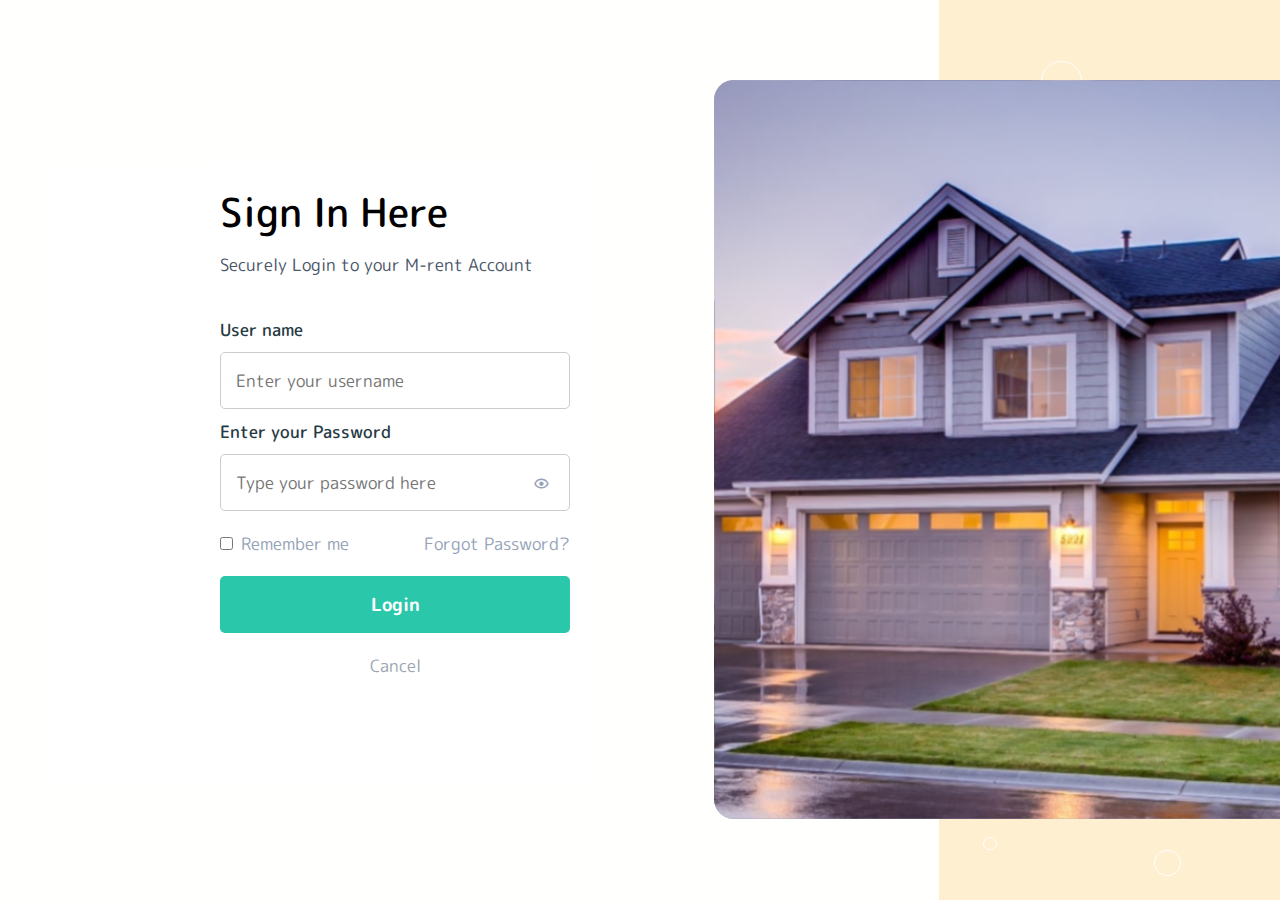
<file: login.html>
<!DOCTYPE html>
<html lang="en">

<head>
    <meta charset="UTF-8">
    <meta name="viewport" content="width=device-width, initial-scale=1.0">
    <title>WS - Rent</title>
    <link rel="stylesheet" href="css/style.css">
    <link rel="preconnect" href="https://fonts.googleapis.com">
    <link rel="preconnect" href="https://fonts.gstatic.com" crossorigin>
    <link
        href="https://fonts.googleapis.com/css2?family=M+PLUS+Rounded+1c:wght@100;300;400;500;700;800;900&display=swap"
        rel="stylesheet">
    <link href='https://unpkg.com/boxicons@2.1.4/css/boxicons.min.css' rel='stylesheet'>
</head>

<body class="login-bg">
    <div class="row">
        <div class="login-form-wrapper">
            <div>
                <h1>Sign In Here</h1>
                <p>Securely Login to your M-rent Account</p>
                <form action="login.php" method="POST">
                    <div>
                        <label for="email" class="form-label">User name</label>
                        <input type="email" class="form-control" id="email" name="email" required
                            placeholder="Enter your username">
                    </div>
                    <div>
                        <label for="password" class="form-label">Enter your Password</label>
                        <div class="password-container">
                            <input type="password" class="form-control" id="password" name="password" required
                                placeholder="Type your password here">
                            <i class='bx bx-show toggle-password' id="togglePassword"></i>
                        </div>
                    </div>
                    <div style="display: flex; justify-content: space-between; margin: 20px 0px 20px 0px;">
                        <div style="display: flex; align-items: center;">
                            <input type="checkbox" class="form-check-input" id="remember">
                            <label class="form-check-label" for="remember"
                                style="margin-left: 8px; text-wrap: nowrap;">Remember me</label>
                        </div>
                        <a href="#" style="text-decoration: none;">Forgot Password?</a>
                    </div>
                    <button type="submit" class="btn btn-primary">Login</button>
                </form>
                <p><a href="/" style="text-align: center; color: #9CA5B2; margin-top: 20px;">Cancel</a></p>
            </div>
        </div>
    </div>

    <script>
        const togglePassword = document.querySelector('#togglePassword');
        const password = document.querySelector('#password');

        togglePassword.addEventListener('click', function (e) {
            // toggle the type attribute
            const type = password.getAttribute('type') === 'password' ? 'text' : 'password';
            password.setAttribute('type', type);
            // toggle the icon
            this.classList.toggle('bx-show');
            this.classList.toggle('bx-low-vision');
        });
    </script>
</body>

</html>
</file>
<file: css/style.css>
:root{--oxford-blue_60:hsla(224, 34%, 13%, 0.6);--green-pigment:hsl(202, 86%, 51%);--oxford-blue:hsl(224, 34%, 13%);--maximum-red:hsl(0, 72%, 51%);--eerie-black:hsl(0, 0%, 9%);--mint-cream:hsl(146, 41%, 97%);--cadet-gray:hsl(215, 20%, 65%);--light-gray:hsl(216, 12%, 84%);--carcoal_20:hsla(214, 19%, 29%, 0.2);--carcoal_15:hsla(214, 19%, 29%, 0.15);--carcoal_10:hsla(214, 19%, 29%, 0.10);--sea-green:#60c2b0;--gainsboro:hsl(220, 13%, 91%);--white_70:hsla(0, 0%, 100%, 0.7);--gunmetal:hsl(215, 28%, 17%);--manatee:hsl(218, 11%, 65%);--mango:hsl(43, 96%, 56%);--white:#F7F7FD;--black:hsl(0, 0%, 0%);--hijau:#2AC7AB;--biru:#000444;--ff-mplus:'M PLUS Rounded 1c',sans-serif;--fs-1:3.6rem;--fs-2:2.4rem;--fs-3:2rem;--fs-4:1.8rem;--fs-5:1.7rem;--fw-600:600;--fw-500:500;--section-padding:35px;--shadow-1:0 1px 2px hsla(0, 0%, 0%, 0.2);--shadow-2:0 10px 15px -5px var(--carcoal_20);--shadow-3:0 10px 25px -3px var(--carcoal_20);--shadow-4:0 0 3px var(--carcoal_15);--shadow-5:0 20px 25px -5px var(--carcoal_10),0 10px 10px -5px var(--carcoal_10);--radius-16:16px;--radius-12:12px;--radius-10:10px;--radius-8:8px;--radius-6:6px;--radius-4:4px;--transition:0.25s ease;--cubic-out:cubic-bezier(0.33, 0.85, 0.4, 0.96)}
*,::after,::before{margin:0;padding:0;box-sizing:border-box}
li{list-style:none}
a{text-decoration:none;color:inherit}
a,button,img,input,ion-icon,label,select,span{display:block}
img{height:auto}
button,input,select{background:0 0;border:none;font:inherit}
input,select{width:100%}
button{cursor:pointer}
ion-icon{pointer-events:none}
address{font-style:normal}
html{font-family:var(--ff-mplus);font-size:10px;scroll-behavior:smooth}
body{background-color:var(--white);font-size:var(--fs-5);color:var(--cadet-gray)}
.container{padding-inline:15px}
.btn{color:var(--white);font-weight:var(--fw-500);padding:8px 20px;font-size:large}
.btn:is(:hover,:focus){background-color:var(--sea-green);color:var(--white)}
.btn-secondary{border-radius:50px}
.btn-outline-primary{border-radius:var(--radius-8);border:var(--hijau) 2px solid;color:var(--hijau)}
.btn-primary{border-radius:var(--radius-8);background-color:var(--hijau)}
.h1{font-size:var(--fs-1)}
.h2,.h3{color:var(--oxford-blue);line-height:1.5}
.h2{font-size:var(--fs-2);font-weight:var(--fw-500)}
.h3{font-size:var(--fs-3);font-weight:var(--fw-500)}
.section{padding-block:var(--section-padding)}
.img-holder{aspect-ratio:var(--width)/var(--height);background-color:var(--gainsboro)}
.img-cover{width:100%;height:100%;object-fit:cover}
.section-title{color:var(--oxford-blue)}
.section-text{line-height:1.6}
.header{background-color:var(--white);position:fixed;top:0;left:0;width:100%;padding-block:15px;z-index:4}
.header.active{box-shadow:var(--shadow-1)}
.header>.container{display:flex;justify-content:space-between;align-items:center;gap:10px}
.logo{font-size:2.2rem;font-weight:var(--fw-600);color:var(--black)}
.logo span{display:inline-block;color:var(--sea-green);--ionicon-stroke-width:50px}
.nav-toggle-btn{font-size:35px;color:var(--oxford-blue)}
.nav-toggle-btn ion-icon{--ionicon-stroke-width:30px}
.nav-toggle-btn .close-icon,.nav-toggle-btn.active .menu-icon{display:none}
.nav-toggle-btn .menu-icon,.nav-toggle-btn.active .close-icon{display:block}
.header .btn{margin-inline-start:auto}
.navbar{position:absolute;top:100%;left:50%;transform:translateX(-50%);width:100%;background-color:var(--white);padding:0;max-height:0;overflow:hidden;visibility:visible;transition:.25s var(--cubic-out)}
.navbar.active{max-height:260px;visibility:visible;box-shadow:var(--shadow-1);transition-duration:.5s}
.navbar-list{margin-block:10px;opacity:0;transition:var(--transition)}
.navbar.active .navbar-list{opacity:1}
.navbar-link{color:var(--oxford-blue);font-weight:var(--fw-500);letter-spacing:1px;padding:12px 25px}
.navbar-link:is(hover,:focus){color:var(--green-pigment)}
.article{position:relative}
.hero{padding-block-start:80px}
.hero-bg{background-image:url(../images/hero-img.svg);background-repeat:no-repeat;background-size:cover}
.hero-content{padding-block:90px;padding-inline:40px;display:grid;grid-template-columns:1fr;place-content:center;text-align:center}
.hero-title{max-width:15ch;margin-inline:auto;color:var(--biru);line-height:1.5;margin-block-end:20px;font-weight:800}
.stats{padding-top:50px;padding-left:30px;display:flex;align-items:center;gap:20px}
@media (max-width:768px){
.stats{justify-content:center;align-items:center;padding-left:0;padding-top:20px;margin:0 auto;text-align:left}
}
.stat h2.stat-number{font-size:31px;font-weight:800;color:var(--hijau)}
.stat-text{font-size:16px;font-weight:500;color:var(--black)}
.hero-title .span{display:inline-block;color:var(--green-pigment)}
.hero-form-wrapper{background-color:var(--white);margin-block-start:-100px;width:calc(100% - 10px);margin-inline:auto;border-radius:var(--radius-16);overflow:hidden}
.form-tab{border-block-end:1px solid var(--gainsboro);display:flex;justify-content:center}
.tab-btn{padding:12px 24px;color:var(--oxford-blue);font-weight:var(--fw-500);border-radius:var(--radius-6);transition:var(--transition)}
button.tab-btn.active{border-bottom:3px solid var(--hijau);border-radius:0}
button.disabled{cursor:not-allowed;opacity:.5}
.tab-btn :is(:hover,:focus){color:var(--white);background-color:var(--green-pigment)}
.hero-form{display:grid;gap:25px;padding:25px}
.hero-form .input-wrapper{position:relative}
.hero-form:is(.input-label,.input-field){color:var(--oxford-blue)}
.hero-form .input-label{font-weight:var(--fw-500);margin-block-end:10px}
.hero-form :is(.input-field,.dropdown-list){min-height:40px;border:1px solid var(--gainsboro);border-radius:var(--radius-4);outline:0;transition:var(--transition)}
.hero-form :is(.input-field,.dropdown-list):focus{border-color:var(--green-pigment)}
.hero-form .input-field{padding-inline:10px}
.hero-form .input-field::placeholder{color:var(--manatee)}
.hero-form .dropdown-lis{padding-inline:15px}
.hero-form .btn{max-width:100%;margin-top:15px}
.about .section-title{max-width:20ch}
.about-banner{position:relative;overflow:hidden;border-radius:var(--radius-16);margin-block-end:30px}
.about-banner .play-btn{position:absolute;top:50%;left:50%;transform:translate(-50%,-50%);background-color:var(--white);color:var(--green-pigment);padding:30px;font-size:20px;border-radius:50px}
.about .section-text{margin-block:20px 25px}
.service :is(.section-title,.section-text){text-align:center}
.service .section-text{margin-block:15px 16px}
.service-list{display:grid;gap:30px}
.service-card{text-align:center;border-radius:10px;transition:.3s;padding:10px}
.service-card:hover{box-shadow:var(--shadow-5)}
.service-card .card-icon{background-color:var(--mint-cream);width:100px;height:100px;display:grid;place-items:center;border-radius:50%;margin-inline:auto}
.service-card .card-icon ion-icon{font-size:30px;color:var(--green-pigment);--ionicon-stroke-width:45px}
.service-card .card-title{margin-block:25px 12px}
.service-card .card-text{line-height:1.6}
.property :is(.section-title,.section-text){text-align:center}
.property .section-text{margin-block:15px 60px}
.property-list{display:grid;gap:30px}
.property-card{position:relative;border-radius:var(--radius-12);box-shadow:var(--shadow-4);overflow:hidden;transition:var(--transition)}
.property-card:is(:hover,:focus-within){box-shadow:var(--shadow-5);cursor:pointer}
.property-card .card-action-btn{position:absolute;top:20px;right:20px;background-color:var(--white);color:var(--maximum-red);padding:12px;border-radius:50px}
.property-card .card-content{color:var(--oxford-blue);padding:25px}
.property-card .card-title{font-size:var(--fs-4);transition:var(--transition)}
.property-card .card-list{display:flex;flex-wrap:wrap;justify-content:space-between;align-items:center;gap:7px;border-block:1px solid var(--gainsbro)}
.property-card .card-item{display:flex;align-items:center;gap:5px}
.property-card .item-icon{color:var(--green-pigment);font-size:24px}
.property-card .item-icon ion-icon{--ionicon-stroke-width:40px}
.property-card .card-meta{display:flex;flex-wrap:wrap-reverse;justify-content:space-between;align-items:center;gap:20px}
.property-card .meta-title{color:var(--cadet-gray);margin-block-end:10px}
.property-card .meta-text{font-size:var(--fs-4);font-weight:var(--fw-500);display:flex;gap:8px}
.property-card .rating-wrapper{display:flex;gap:5px;color:var(--mango);font-size:16px}
.wrapper{width:100%;height:480px;margin:7.5rem 0;position:relative}
.wrapper .text{background:#3f9cc1;padding:50px;width:40%;height:600px;position:absolute;top:-13%;right:10%;padding-top:10%;color:#fff}
.wrapper .content{display:grid;grid-template-columns:repeat(2,1fr);grid-row-gap:30px}
.wrapper h2{font-weight:400}
.wrapper p{margin:20px 0 50px 0;line-height:30px}
.wrapper2{background:url(../images/img4.jpg) fixed;background-repeat:no-repeat;background-size:cover}
.wrapper2 .text{left:10%}
.wrapper2 h2,.wrapper2 h5{color:#fff}
.wrapper2 img{width:50px;height:50px;border-radius:50%;margin-top:5px}
.wrapper2 .para{margin-left:10%}
.contact{padding-block-end:calc(var(--section-padding) * 2);text-align:center}
.contact .section-title{font-weight:var(--fw-500)}
.contact .section-text{margin-block-end:25px}
.contact .btn{display:flex;align-items:center;gap:8px;margin-inline:auto}
.contact .btn ion-icon{--ionicon-stroke-width:50px}
.footer{background-color:var(--eerie-black);color:var(--light-gray);margin-block-start:100px;padding-block-start:190px}
.footer .logo{color:var(--white);font-weight:var(--fw-500);margin-block-end:25px}
.footer-text{line-height:1.6}
.footer-top{padding-block:60px}
.footer-top .container{display:grid;gap:30px}
.footer-list-title{color:var(--mint-cream);font-weight:var(--fw-600);letter-spacing:1px;margin-block-end:25px}
.footer-list li:not(:last-child){margin-block-end:15px}
.footer-link{display:flex;align-items:center;gap:5px;transition:var(--transition)}
.footer-link ion-icon{font-size:14px}
.footer-link:is(:hover,:focus){opacity:.8px}
.footer-item{display:flex;align-items:center;gap:10px}
.footer-item:nth-child(2){align-items:flex-start}
.footer-list .footer-item:not(:last-child){margin-block-end:25px}
.address{line-height:1.5}
.address-link{color:var(--green-pigment);margin-block-start:10px;transition:var(--transition)}
.address-link:is(:hover,:focus){opacity:.8}
.footer-bottom{border-block-start:1px solid var(--gunmetal);padding-block:30px;text-align:center}
.copyright{line-height:1.6;margin-block-end:30px}
.copyright-link{display:inline-block}
.social-list{display:flex;justify-content:center;align-items:center;gap:5px}
.social-link{color:var(--manatee);border:1px solid var(--gunmetal);padding:4px;border-radius:var(--radius-6)}
.social-link:is(:hover,:focus){background-color:var(--green-pigment);border-color:var(--green-pigment);color:var(--white)}
.back-top-btn{position:fixed;bottom:10px;right:20px;background-color:var(--green-pigment);color:#fff;font-size:14px;padding:12px;border-radius:50px;opacity:0;visibility:hidden;transition:var(--transition);z-index:4}
.back-top-btn:active{visibility:visible;opacity:1;transform:translateY(-10px)}
@media (min-width:640px){
.container{max-width:640px;width:100%;margin-inline:auto}
.hero .container{max-width:unset}
.hero-form-wrapper{max-width:600px;margin-inline:auto;background-color:unset}
.hero .form-tab,.hero-form{background-color:#fff}
.hero .form-tab{max-width:max-content;border-top-left-radius:var(--radius-16);border-top-right-radius:var(--radius-16)}
.hero-form{border-top-right-radius:var(--radius-16)}
.footer{padding-block-start:130px}
}
@media (min-width:768px){
:root{--fs-2:3rem}
.container,.hero-form-wrapper{max-width:700px}
.section-text{max-width:55ch;margin-inline:auto}
.hero-content{text-align:left;padding-inline:calc(50% - 350px)}
.hero-title{margin-inline:0}
.hero-text{max-width:40ch;font-weight:500;color:#3e4347}
.hero-form{grid-template-columns:1fr 1fr}
.about .container{display:grid;grid-template-columns:.7fr 1fr;align-items:center;gap:30px}
.about-banner{margin-block-end:0}
.property-list,.service-list{grid-template-columns:1fr 1fr}
.footer{padding-block-start:80px}
.footer-top .container{grid-template-columns:repeat(3,1fr);row-gap:50px}
.footer-brand{grid-column:1/4}
.footer-bottom .container{display:flex;justify-content:space-between;align-items:center}
.copyright{margin-block-end:0}
}
@media (min-width:992px){
:root{--fs-1:4.8rem;--section-padding:40px}
.container,.hero-form-wrapper{max-width:900px}
.header>.container{gap:30px}
.nav-toggle-btn{display:none}
.navbar,.navbar.active{all:unset;margin-inline-start:auto}
.navbar-list{margin-block:0;opacity:1;display:flex}
.navbar-link{padding-inline:20px}
.header .btn{margin-inline-start:0}
.hero-content{padding-inline:calc(50% - 450px)}
.hero-form{grid-template-columns:repeat(3,1fr);max-width:85rem;overflow:hidden}
.about .container{gap:50px}
.property-list,.service-list{grid-template-columns:repeat(3,1fr)}
.footer-brand{grid-column:auto}
.footer-top .container{grid-template-columns:1fr .5fr .6fr .7fr}
}
@media (min-width:1200px){
.container,.hero-form-wrapper{max-width:1120px}
.hero-content{padding-inline:calc(50% - 560px)}
.about .section-text{max-width:unset}
}
@media (max-width:768px){
.wrapper .text{width:80%}
.wrapper .text{height:600px}
}
.desktop-only{display:block}
@media (max-width:991px){
.desktop-only{display:none}
}
.login-bg{background-image:url(../images/login.svg);background-size:cover;background-repeat:no-repeat;height:100vh;background-position:center;display:flex;align-items:center;padding:20rem;background-color:#fff}
.login-form-wrapper{background-color:#fff;padding:20px;width:100%;max-width:600px}
.login-form-wrapper h1{color:var(--black);font-weight:500;font-size:4rem;margin-bottom:1rem}
.login-form-wrapper p{color:#4a5568;font-weight:400;font-size:1.7rem;margin-bottom:4rem}
label.form-label{font-weight:500;color:#263a43}
input.form-control{width:100%;padding:15px;margin:10px 0;border-radius:5px;border:1px solid #ccc}
form button[type=submit]{width:100%;padding:15px}
.form-control{border:none;border-bottom:2px solid transparent;transition:border-bottom-color .3s,border-bottom-width .3s;outline:0}
.form-control:is(:focus,:hover,:active){border-bottom-color:#2ac7ab;border-bottom-width:5px}
@media (max-width:768px){
.login-bg{display:flex;align-items:center;justify-content:center;padding:0}
.login-form-wrapper{padding:30px;min-width:350px;box-shadow:0 0 10px rgba(0,0,0,.1);border-radius:10px}
.login-form-wrapper h1{font-size:3rem}
.login-form-wrapper p{font-size:1.5rem}
}
.password-container{position:relative}
.toggle-password{position:absolute;right:20px;top:50%;transform:translateY(-50%);cursor:pointer}
.homepage{padding:5rem;margin-top:20px}
.homepage-title{font-size:4rem;font-weight:800;color:var(--oxford-blue);margin-bottom:4rem;margin-left:10rem}
.homepage-content{display:grid;grid-template-columns:1fr;gap:5rem;margin-left:5rem;padding:50px}
.homepage-title2{font-size:6rem;font-weight:900;color:var(--oxford-blue);max-width:20ch}
.homepage-text{font-size:2rem;font-weight:400;color:#585981;max-width:35ch;margin-top:-20px}
.homepage-body{background-image:url(../images/homepage.svg);background-repeat:no-repeat;background-size:contain;height:100vh}
@media (max-width:768px){
.form-tab{display:flex;justify-content:center}
.hero-form{grid-template-columns:1fr}
.homepage-content{padding:20px;margin-left:0}
.homepage-title{font-size:3rem;margin-left:0}
.homepage-title2{font-size:4rem}
.homepage-text{font-size:1.5rem}
.homepage-body{background-size:cover}
}
.homepage-form-wrapper{background-color:rgba(255,255,255,.829);backdrop-filter:blur(3px);padding:20px;border-radius:0 30px 30px 30px;display:grid;grid-template-columns:repeat(3,1fr) auto;gap:10px}
.homepage-form-wrapper .input-label{color:#110229;font-weight:900}
.homepage-form-wrapper .btn-search{border-radius:10px;height:50px;padding-top:12px;font-size:2rem}
@media (max-width:768px){
.homepage-content{grid-template-columns:1fr;gap:2rem;padding:20px;margin-left:0}
.homepage-title{font-size:3rem}
.homepage-title2{font-size:4rem}
.homepage-text{margin-top:5px;font-size:1.5rem}
.homepage-body{background-size:cover}
.homepage-form-wrapper{padding:10px;border-radius:0 30px 30px 30px;display:grid;grid-template-columns:1fr;gap:10px}
.homepage-form-wrapper .input-label{font-weight:900}
.btn-search{height:50px;padding-top:10px;font-size:1.8rem}
}
.user-profile{display:flex;align-items:center;gap:10px;cursor:pointer}
.profile-picture{width:40px;height:40px;border-radius:50%;margin-right:10px}
.user-info{display:flex;flex-direction:column;font-size:17px}
.user-name{color:var(--black);font-weight:600}
.user-status{color:var(--black)}
.user-profile .dropdown-content{display:none;position:absolute;background-color:#f9f9f9;min-width:160px;box-shadow:0 8px 16px 0 rgba(0,0,0,.2);z-index:1;top:70px}
.user-profile .dropdown-content a{color:#000;padding:12px 16px;text-decoration:none;display:block}
.user-profile .dropdown-content a:hover{background-color:#f1f1f1}
.user-profile.active .dropdown-content{display:block}
.search-title{font-size:38px;font-weight:800;color:var(--biru);margin-bottom:4rem}
.search-form-wrapper{background-color:#fff!important;padding:20px;border-radius:10px;display:grid;grid-template-columns:1fr;gap:10px}
.search-form{display:grid;grid-template-columns:1fr;gap:10px}
@media (min-width:768px){
.search-form{grid-template-columns:1fr 1fr 1fr}
}
@media (min-width:1024px){
.search-form{grid-template-columns:1fr 1fr 1fr 1fr 100px}
.input-wrapper{margin-bottom:0}
.btn-primary{align-self:end}
}
.input-wrapper{display:flex;flex-direction:column}
.input-label{font-weight:500;margin-bottom:10px}
.input-field{width:100%;margin:0;border-radius:5px;border:1px solid #ccc}
.input-wrapper input.input-field{border:none;font-weight:600;color:var(--biru)}
.input-wrapper input.input-field::placeholder{color:var(--biru)}
.input-wrapper input.input-field:is(:focus,:hover,:active){outline:0}
.select-field{width:100%;border-radius:5px;color:var(--biru);font-weight:600}
.select-field:is(:focus,:hover,:active){outline:0}
.btn-primary{background-color:#2ac7ab;color:#fff;border:none;padding:10px 20px;border-radius:5px;font-weight:600;cursor:pointer;max-width:100%}
.btn-primary:hover{background-color:#28b39a}
.btn-primary:active{background-color:#259e89}
.card-content h3.card-title{font-size:23px;font-weight:800;color:var(--biru)}
.card-content p{font-size:22px;color:#229e88;font-weight:800;padding-top:15px}
.card-content p.card-address{font-size:14px;color:#8d8d8d;font-weight:500;padding-top:10px}
.card-content hr{border:1.5px solid #e5e5e5;margin:20px 0}
.card-list li.card-item span{font-size:14px;color:#8d8d8d;font-weight:500}
.card-header{display:flex;align-items:center;justify-content:space-between}
.card-title{flex-grow:1}
.love-button{background:0 0;border:2px solid var(--hijau);cursor:pointer;padding:0;border-radius:50%;margin-right:-10px}
.love-button:hover{background-color:#ffb8b881;border:2px solid #db2121}
.love-button i{padding:7px;color:var(--hijau);font-size:20px}
.love-button:hover i{color:#db2121}
.loved{background-color:#ffb8b881;border:2px solid #db2121}
.loved i{color:#db2121}
</file>
